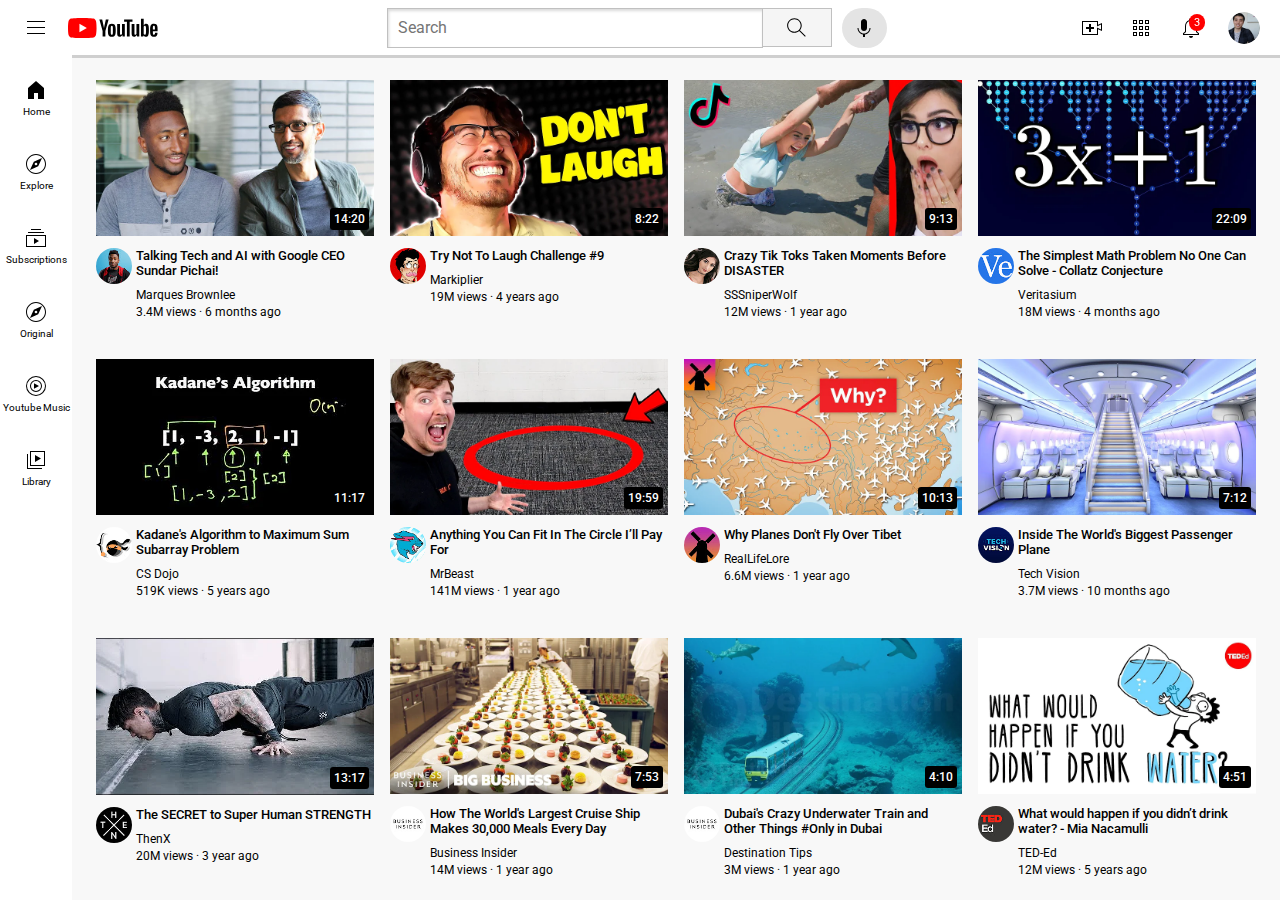
<file: index.html>
<!DOCTYPE html>
<html lang="en">
<head>
  <link rel="preconnect" href="https://fonts.googleapis.com">
<link rel="preconnect" href="https://fonts.gstatic.com" crossorigin>
<link href="https://fonts.googleapis.com/css2?family=Roboto:wght@400;500;700&display=swap" rel="stylesheet">
  <link rel="stylesheet" href="startfromthebeginning.css">
  <link rel="stylesheet" href="general.css">
  <link rel="stylesheet" href="header.css">
  <link rel="stylesheet" href="sidebar.css">
  <meta charset="UTF-8">
  <meta name="viewport" content="width=device-width, initial-scale=1.0">
  <title>rewatch</title>
</head>
<body>
      <div class="header">
        <div class="left-section">
          <img class="hamburger-menu" src="icons/hamburger-menu.svg" alt="">
          <img class="youtube-logo" src="icons/youtube-logo.svg" alt="">
        </div>
        <div class="middle-section">
             <input class="search-bar" type="text" name="" id="" placeholder="Search">
             <button class="search-button">
              <img class="search-icon" src="icons/search.svg" alt="">
              <div class="tooltip ">
                Search
              </div>
             </button>
             <button  class="voice-search-button">
              <img class="voice-search-icon" src="icons/voice-search-icon.svg" alt="">
              <div class="tooltip ">
                Search with your voice
              </div>
             </button>
        </div>
        <div class="right-section"> 
          <div class="upload-icon-container">
            <img class="upload-icon" src="icons/upload.svg" alt="">
            <div class="tooltip ">
              Create
            </div>
          </div>
          <div class="youtube-apps-icon-container">
            <img class="youtube-apps-icon" src="icons/youtube-apps.svg" alt="">
            <div class="tooltip">
              Youtube apps
            </div>
          </div>
         
          <div class="notifications-icon-container">
            <div class="notifications-icon--tooltip">
              <img class="notifications-icon" src="icons/notifications.svg" alt=""> <div class="tooltip">
                notifications
              </div>
            </div>
            <div class="notifications-number">3</div>
          </div>
          <img class="current-picture-my-channel" src="Picture/my-channel.jpeg" alt="">
        </div>
      </div>

        <div class="sidebar">
          <div class="sidebar-link">
            <img src="icons/sidebar-icon/home.svg" alt="">
            <div>
              Home
            </div>
          </div>
          <div class="sidebar-link">
            <img src="icons/sidebar-icon/explore.svg" alt="">
            <div>
              Explore
            </div>
          </div>
          <div class="sidebar-link">
            <img src="icons/sidebar-icon/subscriptions.svg" alt="">
            <div>
              Subscriptions
            </div>
          </div>
          <div class="sidebar-link"> 
            <img src="icons/sidebar-icon/explore.svg" alt="">
            <div>
              Original
            </div>
          </div>
          <div class="sidebar-link">
            <img src="icons/sidebar-icon/youtube-music.svg" alt="">
            <div>
              Youtube Music
            </div>
          </div>
          <div class="sidebar-link">
            <img src="icons/sidebar-icon/library.svg" alt="">
            <div>
              Library
            </div>
          </div>

        </div>
                

              <div class="root">
                <div class="grandparent">
                  <div class="thumbnail-row">
                    <img class="thumbnail-1" src="Picture/thumbnail-1.webp" alt="">
                    <div class="video-time">
                      14:20
                    </div>
                  </div>
                  <div class="text-profile">
                    <div class="child1">
                      <img class="channel-1" src="Picture/channel-1.jpeg" alt="">
                    </div>
                      <div class="all-text">
                        <div>
                          <p class="video-title">
                            Talking Tech and AI with Google CEO Sundar Pichai!
                          </p>
                        </div>
                    <div>
                      <p class="video-author">
                        Marques Brownlee
                      </p>
                    </div>
                    <div>
                      <p class="video-stats">
                        3.4M views · 6 months ago
                      </p>
                    </div>
                  </div>
                  </div>
                </div>
                
                <div class="grandparent">
                  <div class="thumbnail-row">
                    <img class="thumbnail-1" src="Picture/thumbnail-2.webp" alt="">
                    <div class="video-time">
                      8:22
                    </div>
                  </div>
                  <div class="text-profile">
                    <div class="child1">
                      <img class="channel-1" src="Picture/channel-2.jpeg" alt="">
                    </div>
                      <div class="all-text">
                        <div>
                          <p class="video-title">
                            Try Not To Laugh Challenge #9
                          </p>
                        </div>
                    <div>
                      <p class="video-author">
                        Markiplier
                      </p>
                    </div>
                    <div>
                      <p class="video-stats">
                        19M views · 4 years ago
                      </p>
                    </div>
                  </div>
                  </div>
                </div>

                <div class="grandparent">
                  <div class="thumbnail-row">
                    <img class="thumbnail-1" src="Picture/thumbnail-3.webp" alt="">
                    <div class="video-time">
                      9:13
                    </div>
                  </div>
                  <div class="text-profile">
                    <div class="child1">
                      <img class="channel-1" src="Picture/channel-3.jpeg" alt="">
                    </div>
                      <div class="all-text">
                        <div>
                          <p class="video-title">
                            Crazy Tik Toks Taken Moments Before DISASTER
                          </p>
                        </div>
                    <div>
                      <p class="video-author">
                        SSSniperWolf
                      </p>
                    </div>
                    <div>
                      <p class="video-stats">
                        12M views · 1 year ago
                      </p>
                    </div>
                  </div>
                  </div>
                </div>

                <div class="grandparent">
                  <div class="thumbnail-row">
                    <img class="thumbnail-1" src="Picture/thumbnail-4.webp" alt="">
                    <div class="video-time">
                      22:09
                    </div>
                  </div>
                  <div class="text-profile">
                    <div class="child1">
                      <img class="channel-1" src="Picture/channel-4.jpeg" alt="">
                    </div>
                      <div class="all-text">
                        <div>
                          <p class="video-title">
                            The Simplest Math Problem No One Can Solve - Collatz Conjecture
                          </p>
                        </div>
                    <div>
                      <p class="video-author">
                        Veritasium
                      </p>
                    </div>
                    <div>
                      <p class="video-stats">
                        18M views · 4 months ago
                      </p>
                    </div>
                  </div>
                  </div>
                </div>

                <div class="grandparent">
                  <div class="thumbnail-row">
                    <img class="thumbnail-1" src="Picture/thumbnail-5.webp" alt="">
                    <div class="video-time">
                      11:17
                    </div>
                  </div>
                  <div class="text-profile">
                    <div class="child1">
                      <img class="channel-1" src="Picture/channel-5.jpeg" alt="">
                    </div>
                      <div class="all-text">
                        <div>
                          <p class="video-title">
                              Kadane's Algorithm to Maximum Sum Subarray Problem
                          </p>
                        </div>
                    <div>
                      <p class="video-author">
                        CS Dojo
                      </p>
                    </div>
                    <div>
                      <p class="video-stats">
                        519K views · 5 years ago
                      </p>
                    </div>
                  </div>
                  </div>
                </div>

                <div class="grandparent">
                  <div class="thumbnail-row">
                    <img class="thumbnail-1" src="Picture/thumbnail-6.webp" alt="">
                    <div class="video-time">
                      19:59
                    </div>
                  </div>
                  <div class="text-profile">
                    <div class="child1">
                      <img class="channel-1" src="Picture/channel-6.jpeg" alt="">
                    </div>
                      <div class="all-text">
                        <div>
                          <p class="video-title"> 
                              Anything You Can Fit In The Circle I’ll Pay For
                          </p>
                        </div>
                    <div>
                      <p class="video-author">
                        MrBeast
                      </p>
                    </div>
                    <div>
                      <p class="video-stats">
                        141M views · 1 year ago
                      </p>
                    </div>
                  </div>
                  </div>
                </div>

                <div class="grandparent">
                  <div class="thumbnail-row">
                    <img class="thumbnail-1" src="Picture/thumbnail-7.webp" alt="">
                    <div class="video-time">
                      10:13
                    </div>
                  </div>
                  <div class="text-profile">
                    <div class="child1">
                      <img class="channel-1" src="Picture/channel-7.jpeg" alt="">
                    </div>
                      <div class="all-text">
                        <div>
                          <p class="video-title">            
                            Why Planes Don't Fly Over Tibet
                          </p>
                        </div>
                    <div>
                      <p class="video-author">
                        RealLifeLore
                      </p>
                    </div>
                    <div>
                      <p class="video-stats">
                        6.6M views · 1 year ago
                      </p>
                    </div>
                  </div>
                  </div>
                </div>

                <div class="grandparent">
                  <div class="thumbnail-row">
                    <img class="thumbnail-1" src="Picture/thumbnail-8.webp" alt="">
                    <div class="video-time">
                      7:12
                    </div>
                  </div>
                  <div class="text-profile">
                    <div class="child1">
                      <img class="channel-1" src="Picture/channel-8.jpeg" alt="">
                    </div>
                      <div class="all-text">
                        <div>
                          <p class="video-title">     
                            Inside The World's Biggest Passenger Plane
                          </p>
                        </div>
                    <div>
                      <p class="video-author">
                        Tech Vision
                      </p>
                    </div>
                    <div>
                      <p class="video-stats">
                        3.7M views · 10 months ago
                      </p>
                    </div>
                  </div>
                  </div>
                </div>

                <div class="grandparent">
                  <div class="thumbnail-row">
                    <img class="thumbnail-1" src="Picture/thumbnail-9.webp" alt="">
                    <div class="video-time">
                      13:17
                    </div>
                  </div>
                  <div class="text-profile">
                    <div class="child1">
                      <img class="channel-1" src="Picture/channel-9.jpeg" alt="">
                    </div>
                      <div class="all-text">
                        <div>
                          <p class="video-title"> 
                              The SECRET to Super Human STRENGTH
                          </p>
                        </div>
                    <div>
                      <p class="video-author">
                        ThenX
                      </p>
                    </div>
                    <div>
                      <p class="video-stats">
                        20M views · 3 year ago
                      </p>
                    </div>
                  </div>
                  </div>
                </div>

                <div class="grandparent">
                  <div class="thumbnail-row">
                    <img class="thumbnail-1" src="Picture/thumbnail-10.webp" alt="">
                    <div class="video-time">
                      7:53
                    </div>
                  </div>
                  <div class="text-profile">
                    <div class="child1">
                      <img class="channel-1" src="Picture/channel-10.jpeg" alt="">
                    </div>
                      <div class="all-text">
                        <div>
                          <p class="video-title">  
                            How The World's Largest Cruise Ship Makes 30,000 Meals Every Day
                          </p>
                        </div>
                    <div>
                      <p class="video-author">
                        Business Insider
                      </p>
                    </div>
                    <div>
                      <p class="video-stats">
                        14M views · 1 year ago
                      </p>
                    </div>
                  </div>
                  </div>
                </div>

                <div class="grandparent">
                  <div class="thumbnail-row">
                    <img class="thumbnail-1" src="Picture/thumbnail-11.webp" alt="">
                    <div class="video-time">
                      4:10
                    </div>
                  </div>
                  <div class="text-profile">
                    <div class="child1">
                      <img class="channel-1" src="Picture/channel-10.jpeg" alt="">
                    </div>
                      <div class="all-text">
                        <div>
                          <p class="video-title">   
                              Dubai's Crazy Underwater Train and Other Things #Only in Dubai
                          </p>
                        </div>
                    <div>
                      <p class="video-author">
                        Destination Tips
                      </p>
                    </div>
                    <div>
                      <p class="video-stats">
                        3M views · 1 year ago
                      </p>
                    </div>
                  </div>
                  </div>
                </div>

                <div class="grandparent">
                  <div class="thumbnail-row">
                    <img class="thumbnail-1" src="Picture/thumbnail-12.webp" alt="">
                    <div class="video-time">
                      4:51
                    </div>
                  </div>
                  <div class="text-profile">
                    <div class="child1">
                      <img class="channel-1" src="Picture/channel-12.jpeg" alt="">
                    </div>
                      <div class="all-text">
                        <div>
                          <p class="video-title">                
                            What would happen if you didn’t drink water? - Mia Nacamulli
                          </p>
                        </div>
                    <div>
                      <p class="video-author">
                        TED-Ed
                      </p>
                    </div>
                    <div>
                      <p class="video-stats">
                        12M views · 5 years ago
                      </p>
                    </div>
                  </div>
                  </div>
                </div>
              </div>
              
                        
          
      
</body>
</html>
</file>
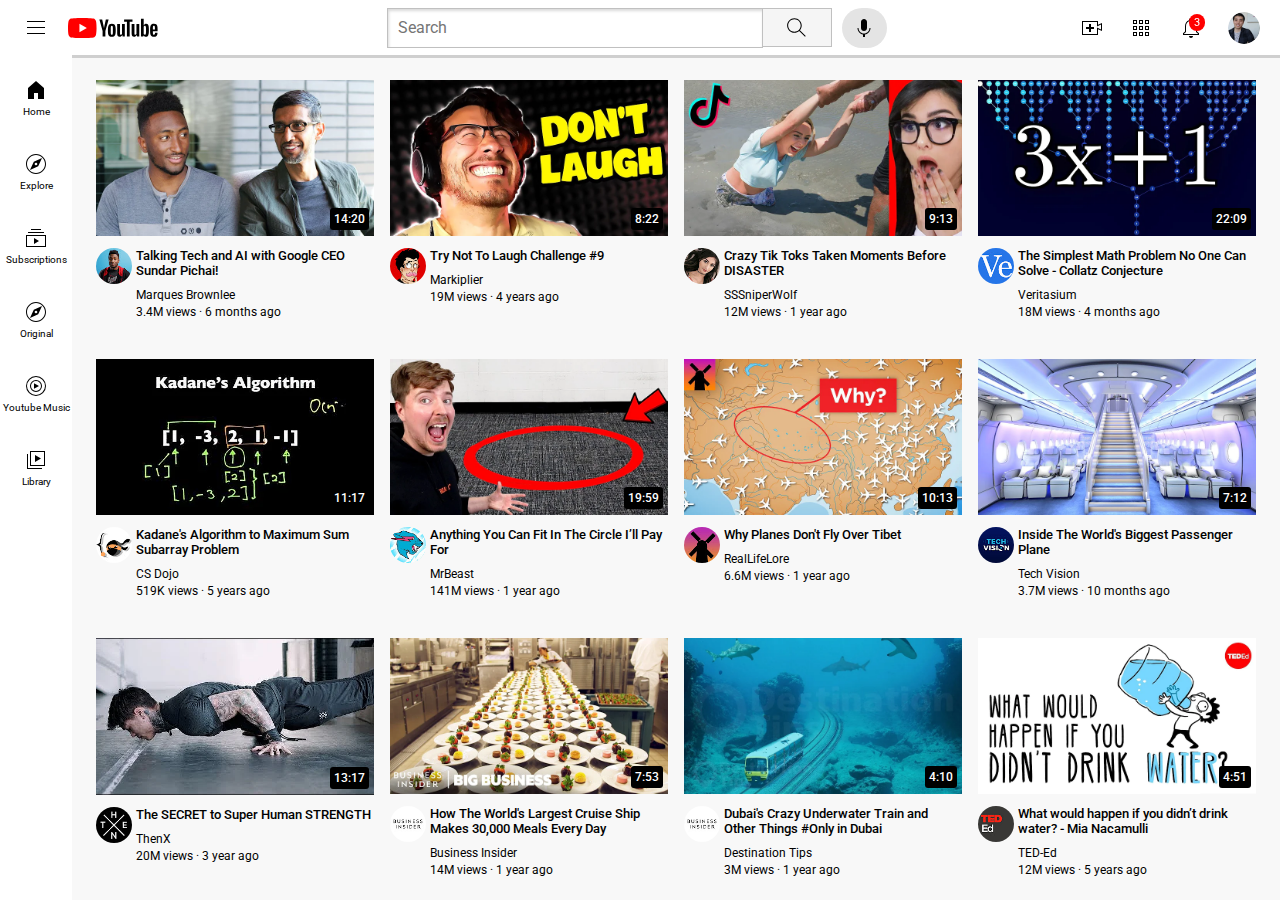
<file: startfromthebeginning.html>
<!DOCTYPE html>
<html lang="en">
<head>
  <link rel="preconnect" href="https://fonts.googleapis.com">
<link rel="preconnect" href="https://fonts.gstatic.com" crossorigin>
<link href="https://fonts.googleapis.com/css2?family=Roboto:wght@400;500;700&display=swap" rel="stylesheet">
  <link rel="stylesheet" href="startfromthebeginning.css">
  <link rel="stylesheet" href="general.css">
  <link rel="stylesheet" href="header.css">
  <link rel="stylesheet" href="sidebar.css">
  <meta charset="UTF-8">
  <meta name="viewport" content="width=device-width, initial-scale=1.0">
  <title>rewatch</title>
</head>
<body>
      <div class="header">
        <div class="left-section">
          <img class="hamburger-menu" src="icons/hamburger-menu.svg" alt="">
          <img class="youtube-logo" src="icons/youtube-logo.svg" alt="">
        </div>
        <div class="middle-section">
             <input class="search-bar" type="text" name="" id="" placeholder="Search">
             <button class="search-button">
              <img class="search-icon" src="icons/search.svg" alt="">
              <div class="tooltip ">
                Search
              </div>
             </button>
             <button  class="voice-search-button">
              <img class="voice-search-icon" src="icons/voice-search-icon.svg" alt="">
              <div class="tooltip ">
                Search with your voice
              </div>
             </button>
        </div>
        <div class="right-section"> 
          <div class="upload-icon-container">
            <img class="upload-icon" src="icons/upload.svg" alt="">
            <div class="tooltip ">
              Create
            </div>
          </div>
          <div class="youtube-apps-icon-container">
            <img class="youtube-apps-icon" src="icons/youtube-apps.svg" alt="">
            <div class="tooltip">
              Youtube apps
            </div>
          </div>
         
          <div class="notifications-icon-container">
            <div class="notifications-icon--tooltip">
              <img class="notifications-icon" src="icons/notifications.svg" alt=""> <div class="tooltip">
                notifications
              </div>
            </div>
            <div class="notifications-number">3</div>
          </div>
          <img class="current-picture-my-channel" src="Picture/my-channel.jpeg" alt="">
        </div>
      </div>

        <div class="sidebar">
          <div class="sidebar-link">
            <img src="icons/sidebar-icon/home.svg" alt="">
            <div>
              Home
            </div>
          </div>
          <div class="sidebar-link">
            <img src="icons/sidebar-icon/explore.svg" alt="">
            <div>
              Explore
            </div>
          </div>
          <div class="sidebar-link">
            <img src="icons/sidebar-icon/subscriptions.svg" alt="">
            <div>
              Subscriptions
            </div>
          </div>
          <div class="sidebar-link"> 
            <img src="icons/sidebar-icon/explore.svg" alt="">
            <div>
              Original
            </div>
          </div>
          <div class="sidebar-link">
            <img src="icons/sidebar-icon/youtube-music.svg" alt="">
            <div>
              Youtube Music
            </div>
          </div>
          <div class="sidebar-link">
            <img src="icons/sidebar-icon/library.svg" alt="">
            <div>
              Library
            </div>
          </div>

        </div>
                

              <div class="root">
                <div class="grandparent">
                  <div class="thumbnail-row">
                    <img class="thumbnail-1" src="Picture/thumbnail-1.webp" alt="">
                    <div class="video-time">
                      14:20
                    </div>
                  </div>
                  <div class="text-profile">
                    <div class="child1">
                      <img class="channel-1" src="Picture/channel-1.jpeg" alt="">
                    </div>
                      <div class="all-text">
                        <div>
                          <p class="video-title">
                            Talking Tech and AI with Google CEO Sundar Pichai!
                          </p>
                        </div>
                    <div>
                      <p class="video-author">
                        Marques Brownlee
                      </p>
                    </div>
                    <div>
                      <p class="video-stats">
                        3.4M views · 6 months ago
                      </p>
                    </div>
                  </div>
                  </div>
                </div>
                
                <div class="grandparent">
                  <div class="thumbnail-row">
                    <img class="thumbnail-1" src="Picture/thumbnail-2.webp" alt="">
                    <div class="video-time">
                      8:22
                    </div>
                  </div>
                  <div class="text-profile">
                    <div class="child1">
                      <img class="channel-1" src="Picture/channel-2.jpeg" alt="">
                    </div>
                      <div class="all-text">
                        <div>
                          <p class="video-title">
                            Try Not To Laugh Challenge #9
                          </p>
                        </div>
                    <div>
                      <p class="video-author">
                        Markiplier
                      </p>
                    </div>
                    <div>
                      <p class="video-stats">
                        19M views · 4 years ago
                      </p>
                    </div>
                  </div>
                  </div>
                </div>

                <div class="grandparent">
                  <div class="thumbnail-row">
                    <img class="thumbnail-1" src="Picture/thumbnail-3.webp" alt="">
                    <div class="video-time">
                      9:13
                    </div>
                  </div>
                  <div class="text-profile">
                    <div class="child1">
                      <img class="channel-1" src="Picture/channel-3.jpeg" alt="">
                    </div>
                      <div class="all-text">
                        <div>
                          <p class="video-title">
                            Crazy Tik Toks Taken Moments Before DISASTER
                          </p>
                        </div>
                    <div>
                      <p class="video-author">
                        SSSniperWolf
                      </p>
                    </div>
                    <div>
                      <p class="video-stats">
                        12M views · 1 year ago
                      </p>
                    </div>
                  </div>
                  </div>
                </div>

                <div class="grandparent">
                  <div class="thumbnail-row">
                    <img class="thumbnail-1" src="Picture/thumbnail-4.webp" alt="">
                    <div class="video-time">
                      22:09
                    </div>
                  </div>
                  <div class="text-profile">
                    <div class="child1">
                      <img class="channel-1" src="Picture/channel-4.jpeg" alt="">
                    </div>
                      <div class="all-text">
                        <div>
                          <p class="video-title">
                            The Simplest Math Problem No One Can Solve - Collatz Conjecture
                          </p>
                        </div>
                    <div>
                      <p class="video-author">
                        Veritasium
                      </p>
                    </div>
                    <div>
                      <p class="video-stats">
                        18M views · 4 months ago
                      </p>
                    </div>
                  </div>
                  </div>
                </div>

                <div class="grandparent">
                  <div class="thumbnail-row">
                    <img class="thumbnail-1" src="Picture/thumbnail-5.webp" alt="">
                    <div class="video-time">
                      11:17
                    </div>
                  </div>
                  <div class="text-profile">
                    <div class="child1">
                      <img class="channel-1" src="Picture/channel-5.jpeg" alt="">
                    </div>
                      <div class="all-text">
                        <div>
                          <p class="video-title">
                              Kadane's Algorithm to Maximum Sum Subarray Problem
                          </p>
                        </div>
                    <div>
                      <p class="video-author">
                        CS Dojo
                      </p>
                    </div>
                    <div>
                      <p class="video-stats">
                        519K views · 5 years ago
                      </p>
                    </div>
                  </div>
                  </div>
                </div>

                <div class="grandparent">
                  <div class="thumbnail-row">
                    <img class="thumbnail-1" src="Picture/thumbnail-6.webp" alt="">
                    <div class="video-time">
                      19:59
                    </div>
                  </div>
                  <div class="text-profile">
                    <div class="child1">
                      <img class="channel-1" src="Picture/channel-6.jpeg" alt="">
                    </div>
                      <div class="all-text">
                        <div>
                          <p class="video-title"> 
                              Anything You Can Fit In The Circle I’ll Pay For
                          </p>
                        </div>
                    <div>
                      <p class="video-author">
                        MrBeast
                      </p>
                    </div>
                    <div>
                      <p class="video-stats">
                        141M views · 1 year ago
                      </p>
                    </div>
                  </div>
                  </div>
                </div>

                <div class="grandparent">
                  <div class="thumbnail-row">
                    <img class="thumbnail-1" src="Picture/thumbnail-7.webp" alt="">
                    <div class="video-time">
                      10:13
                    </div>
                  </div>
                  <div class="text-profile">
                    <div class="child1">
                      <img class="channel-1" src="Picture/channel-7.jpeg" alt="">
                    </div>
                      <div class="all-text">
                        <div>
                          <p class="video-title">            
                            Why Planes Don't Fly Over Tibet
                          </p>
                        </div>
                    <div>
                      <p class="video-author">
                        RealLifeLore
                      </p>
                    </div>
                    <div>
                      <p class="video-stats">
                        6.6M views · 1 year ago
                      </p>
                    </div>
                  </div>
                  </div>
                </div>

                <div class="grandparent">
                  <div class="thumbnail-row">
                    <img class="thumbnail-1" src="Picture/thumbnail-8.webp" alt="">
                    <div class="video-time">
                      7:12
                    </div>
                  </div>
                  <div class="text-profile">
                    <div class="child1">
                      <img class="channel-1" src="Picture/channel-8.jpeg" alt="">
                    </div>
                      <div class="all-text">
                        <div>
                          <p class="video-title">     
                            Inside The World's Biggest Passenger Plane
                          </p>
                        </div>
                    <div>
                      <p class="video-author">
                        Tech Vision
                      </p>
                    </div>
                    <div>
                      <p class="video-stats">
                        3.7M views · 10 months ago
                      </p>
                    </div>
                  </div>
                  </div>
                </div>

                <div class="grandparent">
                  <div class="thumbnail-row">
                    <img class="thumbnail-1" src="Picture/thumbnail-9.webp" alt="">
                    <div class="video-time">
                      13:17
                    </div>
                  </div>
                  <div class="text-profile">
                    <div class="child1">
                      <img class="channel-1" src="Picture/channel-9.jpeg" alt="">
                    </div>
                      <div class="all-text">
                        <div>
                          <p class="video-title"> 
                              The SECRET to Super Human STRENGTH
                          </p>
                        </div>
                    <div>
                      <p class="video-author">
                        ThenX
                      </p>
                    </div>
                    <div>
                      <p class="video-stats">
                        20M views · 3 year ago
                      </p>
                    </div>
                  </div>
                  </div>
                </div>

                <div class="grandparent">
                  <div class="thumbnail-row">
                    <img class="thumbnail-1" src="Picture/thumbnail-10.webp" alt="">
                    <div class="video-time">
                      7:53
                    </div>
                  </div>
                  <div class="text-profile">
                    <div class="child1">
                      <img class="channel-1" src="Picture/channel-10.jpeg" alt="">
                    </div>
                      <div class="all-text">
                        <div>
                          <p class="video-title">  
                            How The World's Largest Cruise Ship Makes 30,000 Meals Every Day
                          </p>
                        </div>
                    <div>
                      <p class="video-author">
                        Business Insider
                      </p>
                    </div>
                    <div>
                      <p class="video-stats">
                        14M views · 1 year ago
                      </p>
                    </div>
                  </div>
                  </div>
                </div>

                <div class="grandparent">
                  <div class="thumbnail-row">
                    <img class="thumbnail-1" src="Picture/thumbnail-11.webp" alt="">
                    <div class="video-time">
                      4:10
                    </div>
                  </div>
                  <div class="text-profile">
                    <div class="child1">
                      <img class="channel-1" src="Picture/channel-10.jpeg" alt="">
                    </div>
                      <div class="all-text">
                        <div>
                          <p class="video-title">   
                              Dubai's Crazy Underwater Train and Other Things #Only in Dubai
                          </p>
                        </div>
                    <div>
                      <p class="video-author">
                        Destination Tips
                      </p>
                    </div>
                    <div>
                      <p class="video-stats">
                        3M views · 1 year ago
                      </p>
                    </div>
                  </div>
                  </div>
                </div>

                <div class="grandparent">
                  <div class="thumbnail-row">
                    <img class="thumbnail-1" src="Picture/thumbnail-12.webp" alt="">
                    <div class="video-time">
                      4:51
                    </div>
                  </div>
                  <div class="text-profile">
                    <div class="child1">
                      <img class="channel-1" src="Picture/channel-12.jpeg" alt="">
                    </div>
                      <div class="all-text">
                        <div>
                          <p class="video-title">                
                            What would happen if you didn’t drink water? - Mia Nacamulli
                          </p>
                        </div>
                    <div>
                      <p class="video-author">
                        TED-Ed
                      </p>
                    </div>
                    <div>
                      <p class="video-stats">
                        12M views · 5 years ago
                      </p>
                    </div>
                  </div>
                  </div>
                </div>
              </div>
              
                        
          
      
</body>
</html>
</file>
<file: startfromthebeginning.css>
.grandparent{

}
.root{
  display: grid;
  grid-template-columns: 1fr 1fr 1fr;
  column-gap: 16px;
  row-gap: 40px;
  
}
@media (max-width: 750px){
  .root{
    grid-template-columns: 1fr 1fr;
  }
}

@media (min-width: 751px) and (max-width: 999px){
  .root{
    grid-template-columns: 1fr 1fr 1fr;
  }
}

@media (min-width: 1000px){
  .root{
    grid-template-columns: 1fr 1fr 1fr 1fr;
  }
}


.thumbnail-1{
 width: 100%;
}

.thumbnail-row{
  margin-bottom: 8px;
  position: relative;
}

.text-profile{
  display: grid;
  grid-template-columns: 40px 1fr;
}


.channel-1{
  width: 36px;
  height: 36px;
  object-fit: cover;
  object-position: center;
  border-radius: 25px;
 }


 .video-title{
   font-size: 13px;
   font-weight: 500;
   margin-bottom: 10px;
 }


 .video-author{
   font-size: 12px;
   margin-bottom: 3px;
   
   
 }


 .video-stats{
  font-size: 12px;

 }

 .video-time{
  background-color: black;
  color: white;
  position: absolute;
  bottom: 10px;
  right: 5px;
  font-family: Roboto, arial;
  font-size: 12px;
  font-weight: 500;
  padding: 4px 4px;
  border-radius: 3px;
 }
</file>
<file: general.css>
p{
  margin: 0;
  font-family: Roboto, arial, sans-serif;
}
body{
  margin: 0;
  padding-top: 80px;
  padding-left: 96px;
  padding-right: 24px;
  background-color: rgb(248, 248, 248);
}
</file>
<file: header.css>
.header{
  height: 55px;
  display: flex;
  flex-direction: rows;
  justify-content: space-between;
  position:fixed ;
  top: 0;
  right: 0;
  left: 0;
  background-color: white;
  border-bottom-style: 1px;
  border-bottom-color: rgb(207, 207, 207);
  border-bottom-style: solid;
  z-index: 100;
  
}


.left-section{
  align-items: center;
  display: flex;
}


.hamburger-menu{
  height: 24px;
  margin-left: 24px;
  margin-right: 20px;

}


.youtube-logo{
  height: 20px;
}


.middle-section{
  flex: 1;
  margin-left: 70px;
  margin-right: 35px;
  max-width: 500px;
  display: flex;
  align-items: center;
}

.search-bar{
  flex: 1;
  height: 36px;
  font-size: 16px;
  padding-left: 10px;
  border-width: 1px;
  border-color: rgb(192, 192, 192);
  border-style: solid;
  box-shadow: inset 1px 2px 3px rgba(0, 0, 0, 0.15);
  width: 0;
  }

  .search-bar::placeholder{
    font-family: Roboto, arial;
    font-size: 16px;
    
  }


.search-button{
  height: 39px;
  width: 70px;
  background-color: rgb(245, 245, 245);
  border-style: solid;
  border-width: 1px;
  border-color:rgb(192, 192, 192) ;
  margin-left: -1px;
  margin-right: 10px;


}

.search-button,
.voice-search-button,
.upload-icon-container,
.youtube-apps-icon-container,
.youtube-apps-icon-container,
.notifications-icon--tooltip{
  display: flex;
  justify-content: center;
  align-items: center;
  position: relative;
}

.search-button .tooltip,
.voice-search-button .tooltip,
.upload-icon-container .tooltip,
.youtube-apps-icon-container .tooltip,
.youtube-apps-icon-container .tooltip,
.notifications-icon--tooltip .tooltip{
  position: absolute;
  background-color: gray;
  color: white;
  padding: 4px 8px;
  border-radius: 2px;
  font-size: 12px;  
  bottom: -30px;
  opacity: 0;
  transition: opacity 0.15s;
  font-family: Roboto, arial;

  pointer-events: none;
  white-space: nowrap;
}

.search-button:hover .tooltip,
.voice-search-button:hover .tooltip,
.upload-icon-container:hover .tooltip,
.youtube-apps-icon-container:hover .tooltip,
.notifications-icon--tooltip:hover .tooltip{
  opacity: 1;
}

.search-icon{
  height: 25px;
}


.voice-search-button{
  height: 40px;
  width: 45px;
  border-radius: 25px;
  border: none;
  background-color: rgb(228, 228, 228);
 
}

.voice-search-button, .voice-search-button{
  position: relative;
}

.voice-search-icon{
  height: 24px;
  background-color: rgb(228, 228, 228);
}


.right-section{
  width: 180px;
  display: flex;
  align-items: center;
  justify-content: space-between;
  margin-right: 20px;
  flex-shrink: 0;
}

.upload-icon{
  height: 24px;
}

.youtube-apps-icon{
  height: 24px;
}

.notifications-icon{
  height: 24px;
}

.notifications-icon-container{
  position: relative;
}

.notifications-number{
  position: absolute;
  top: -2px;
  right: -2px;
  background-color: red;
  color: white;
  font-family: Roboto, arial;
  font-size: 11px;
  padding: 2px 5px;
  border-radius: 10px;
}
  
.current-picture-my-channel{
  height: 32px;
  border-radius: 25px;
}
</file>
<file: sidebar.css>
.sidebar{
  position: fixed;
  left: 0;
  bottom: 0;
  top: 55px;
  background-color: white;
  width: 72px;
  z-index: 200;
  padding-top: 5px;
}

.sidebar-link{
  height: 74px;
  display: flex;
  justify-content: center;
  align-items: center;
  flex-direction: column;
}

.sidebar-link:hover{
  background-color: rgb(234, 234, 234);
  cursor: pointer;
}

.sidebar-link img {
  height: 24px;
  margin-bottom: 4px;
}

.sidebar-link div {
  font-family: Roboto, arial;
  font-size: 10px;

}
</file>
